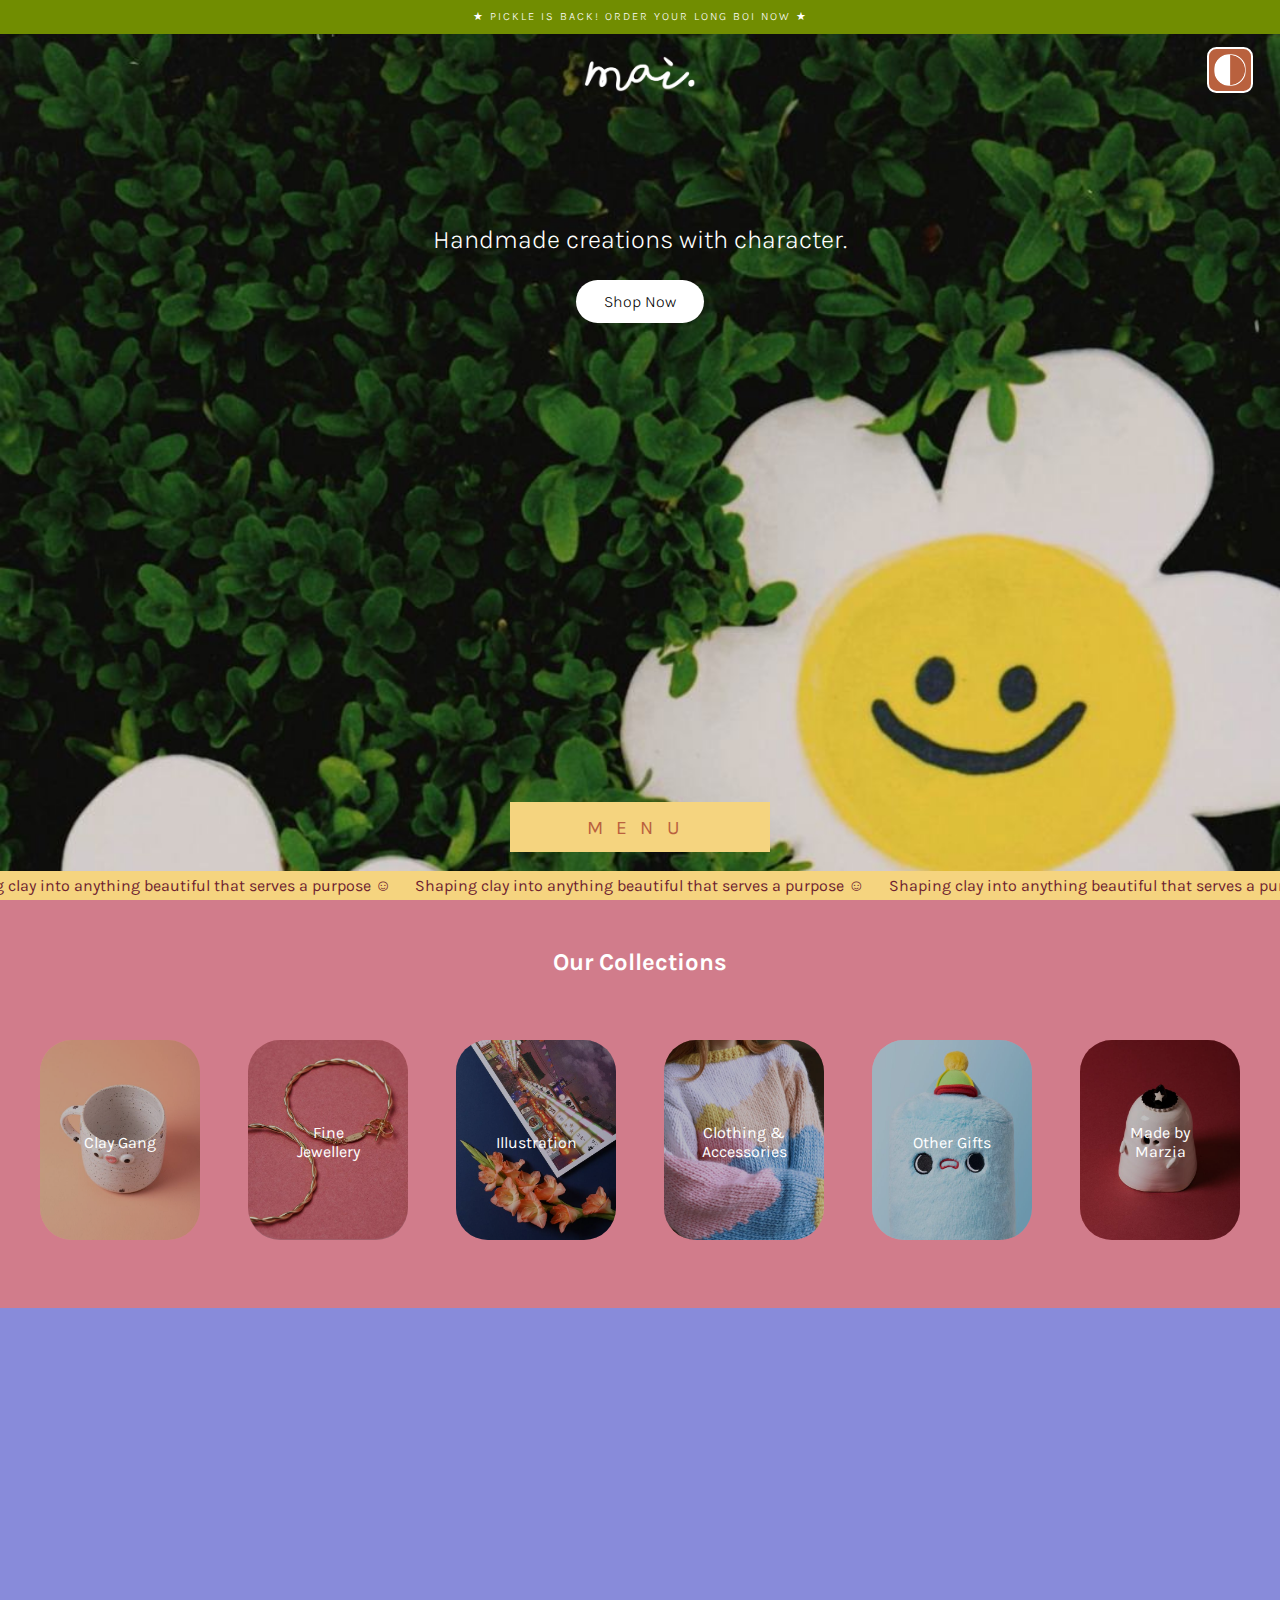
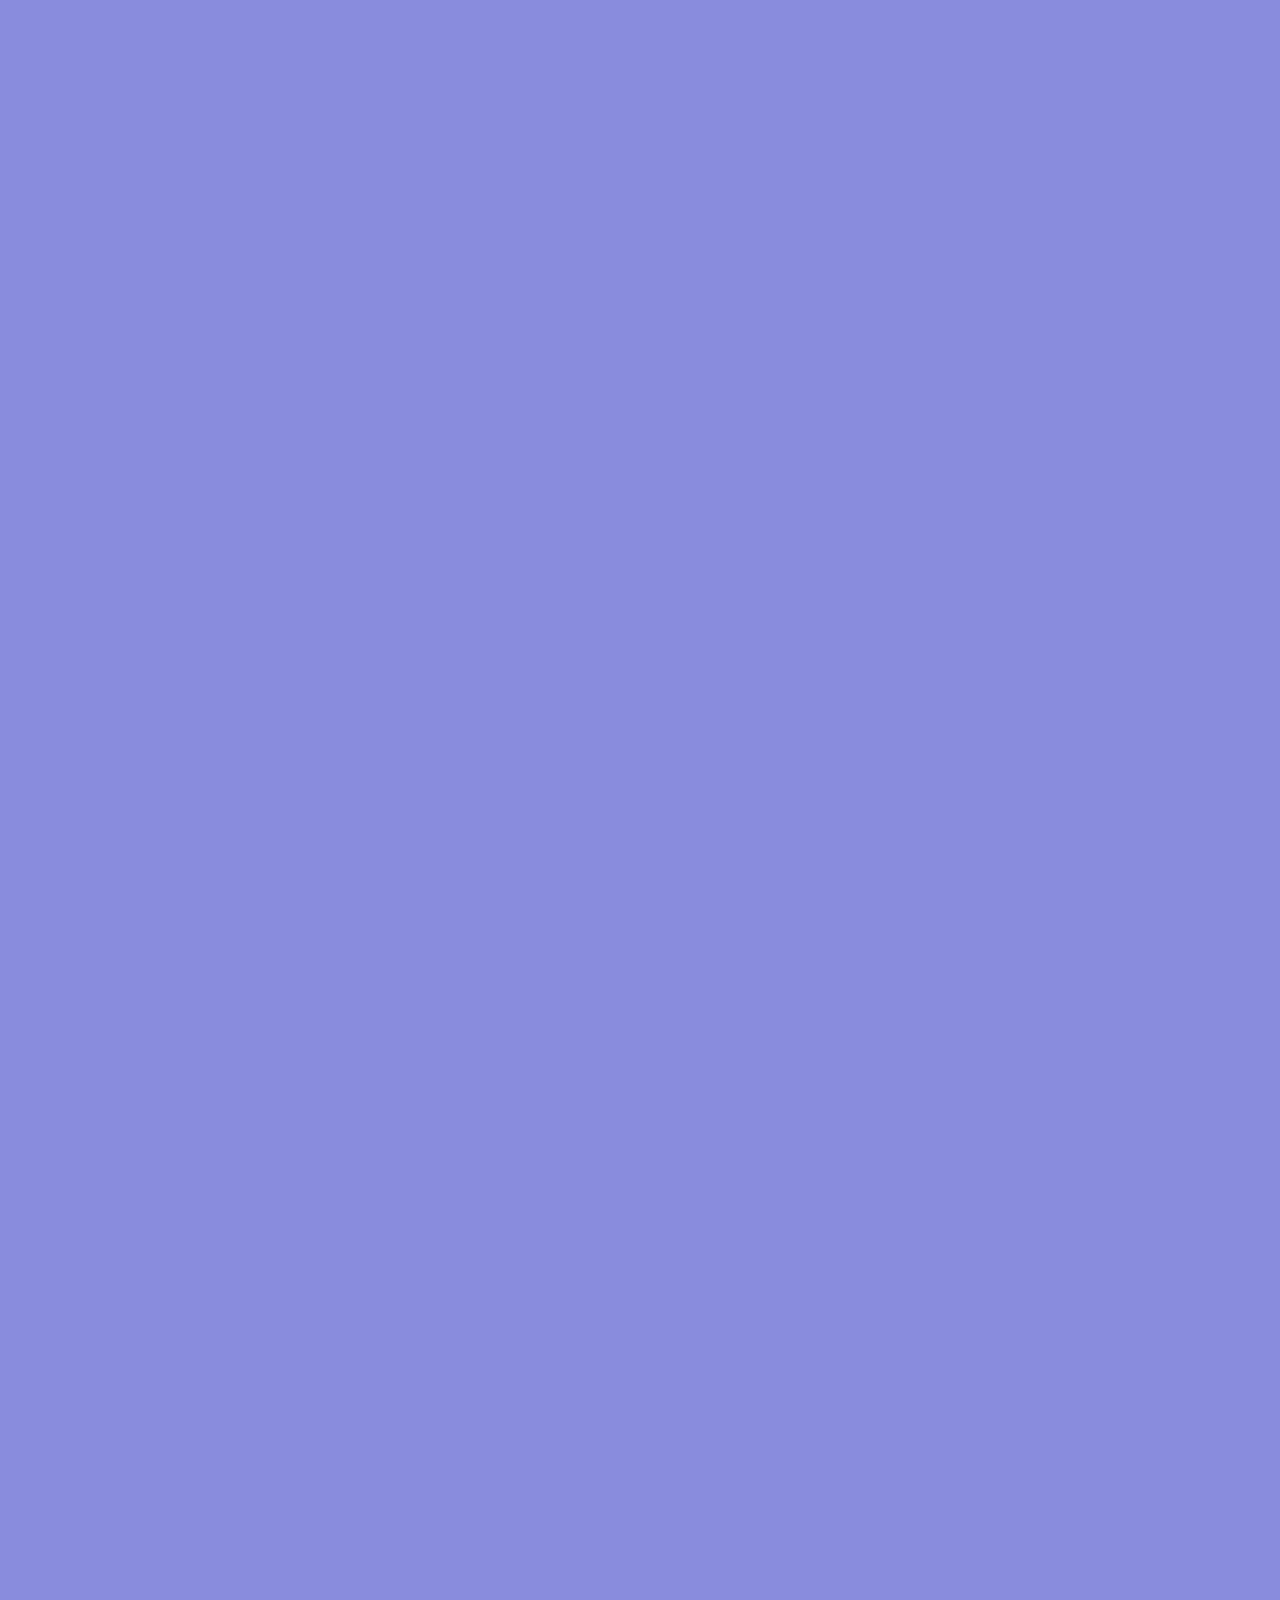
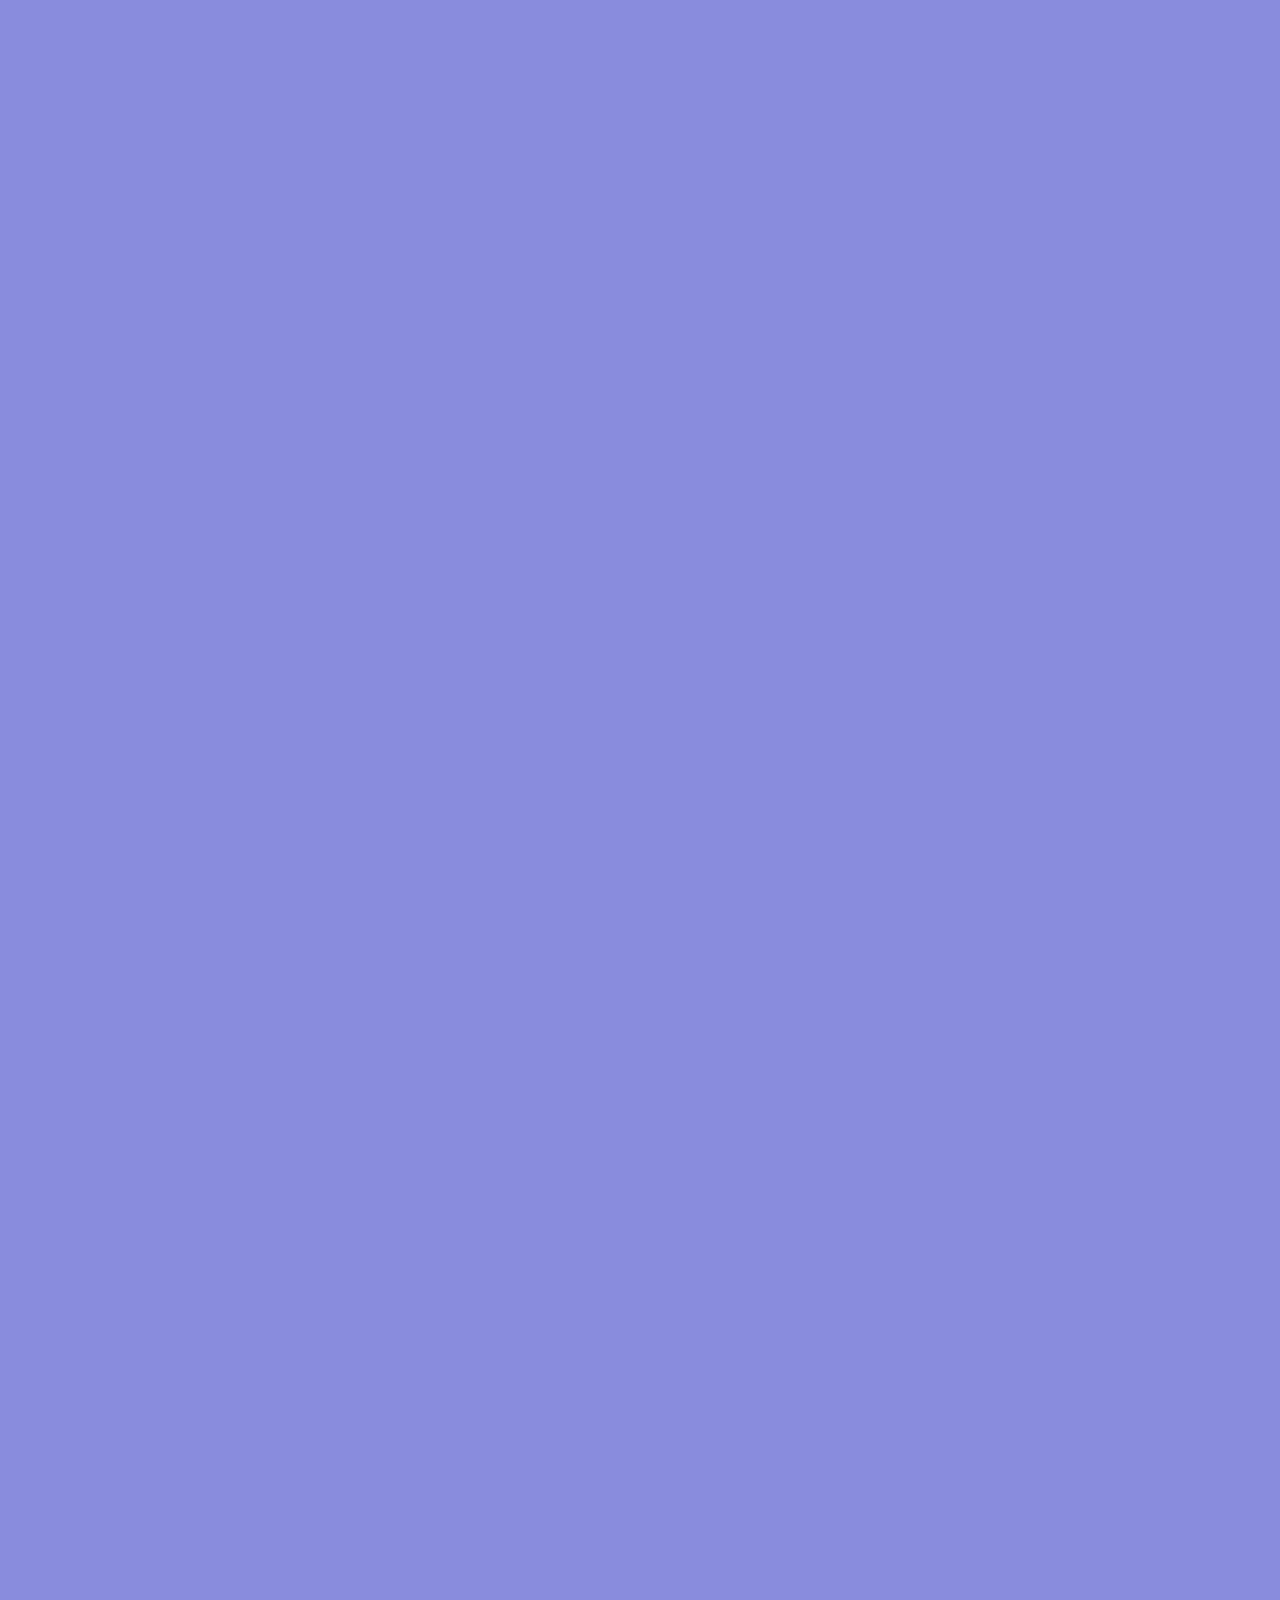
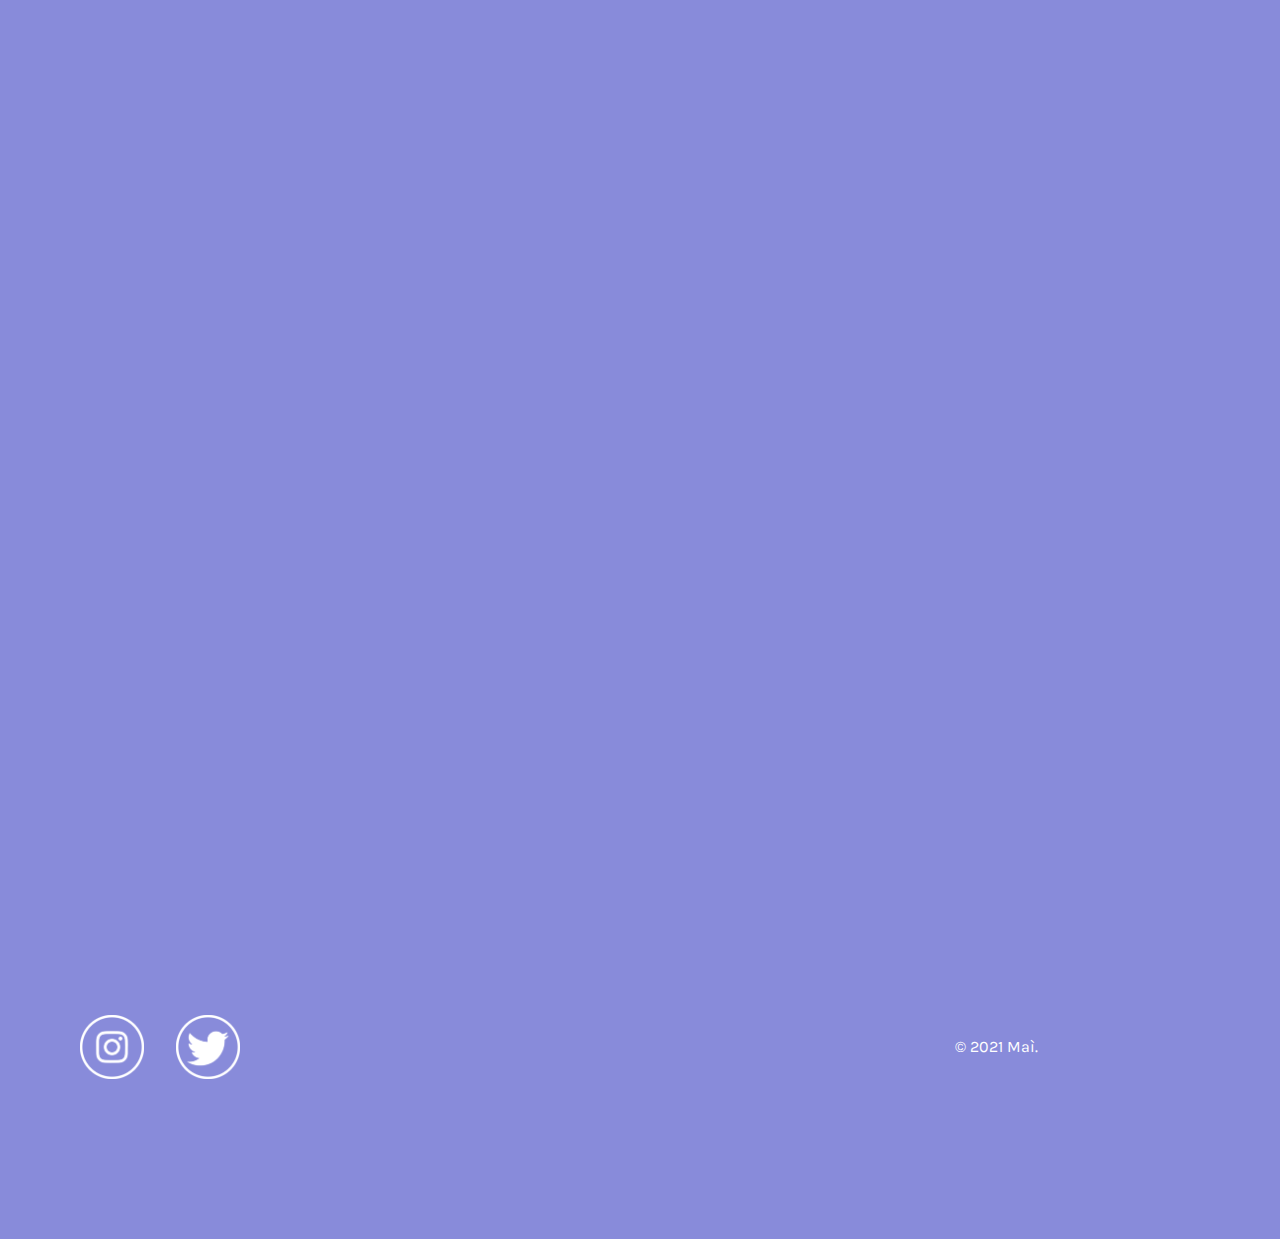
<file: index.html>
<!doctype html>
<html lang="en">
	
	<head>
		<meta charset="UTF-8">
		<meta name="author" content="Dilay Bayraktaroglu">
		<meta name="viewport" content="width=device-width, initial-scale=1">
	
		<title>maì</title>
	
		<link href="./styles/style.css" rel="stylesheet">
		<link rel="icon" type="image/svg+xml" href="/images/maifavicon.svg">
		<link rel="preconnect" href="https://fonts.googleapis.com">
		<link rel="preconnect" href="https://fonts.gstatic.com" crossorigin>
		<link href="https://fonts.googleapis.com/css2?family=Karla:wght@200;300;400;500;700;800&family=Sacramento&display=swap" rel="stylesheet">
	</head>


	<!-- ID toegevoegd aan body voor betere styling -->
	<body id="index">

		<!--Landing "section"-->
		<section class="landing">

			<header>
				<h1> ★ PICKLE IS BACK! ORDER YOUR LONG BOI NOW ★ </h1>
				<img src="./images/whitelogo.png" alt="logo maí">
			</header>

			<!--Dark/Light mode icon-->
			<button><img src="./images/lightdarkmode.png" alt="turn on dark or light mode"></button>

			<!--Intro article-->
			<article>
					
				<h2>
					Handmade creations 
					with character.
				</h2>

				<a href="./pages/shop.html">
					Shop Now
				</a>

			</article>


			<!--Navigation-->
			<nav>

				<!--Unordered list met list items voor verschillende links naar andere pagina's-->
				<ul>

					<li><a href="/index.html">Home</a></li>

					<li><a href="pages/shop.html">Shop</a></li>

					<li><a href="">Creations</a></li>

					<li><a href="">Contact</a></li>

					<li><a href="">Login</a></li>
		

				</ul>

				<button>Menu</button>

			</nav>


			<!--Little scroll thingy at the end of this section-->
			<aside>
				<p>Shaping clay into anything beautiful that serves a purpose ☺</p>
				<p>Shaping clay into anything beautiful that serves a purpose ☺</p>
				<p>Shaping clay into anything beautiful that serves a purpose ☺</p>
			</aside>

		</section>


		<!--Begin van main-->
		<main>

			<!--6 Collection links with images-->
			<section class="collection">
				<h2>
					Our Collections
				</h2>

				<ul>

					<li>
						<img src="images/orangycup.jpeg" alt="link to Clay Gang with picture of ceramic cup">
						<a href="">Clay Gang</a>
					</li>

					<li>
						<img src="images/jewellery.jpeg" alt="link to Fine Jewellery with picture of Jewellery">
						<a href="">Fine Jewellery</a>
					</li>

					<li>
						<img src="images/japanese.jpeg" alt="link to illustration with picture of flower and illustration">
						<a href="">Illustration</a>
					</li>

					<li>
						<img src="images/marziasweater.jpeg" alt="link to Clothing & Accessories with picture of sweater">
						<a href="">Clothing & Accessories</a>
					</li>

					<li>
						<img src="images/blueboi.jpeg" alt="link to Other Gifts with picture of a blue plushie">
						<a href="">Other Gifts</a>
					</li>

					<li>
						<img src="images/ceramicredboi.jpeg" alt="link to Made by Marzia with picture of ceramics">
						<a href="">Made by Marzia</a>
					</li>

				</ul>

			</section>



			<!--Newsletter form-->
			<section class="newsletter">
				<h2>
					Sign up to our new newsletters!
				</h2>

				<p>
					We'll keep you up to date with new and returning products
				</p>

				<form action="./pages/submitted.html">
					<input type="email" placeholder="Enter your email">
					<input type="image" src="images/whitemail.svg" alt="Submit" width="25">
				</form>
			</section>



			<!--Link to process of maí-->
			<section class="process">

				<img src="images/beeboi.png" alt="picture of a bee plushie">
				<img src="images/pinkcup.jpeg" alt="picture of a cup with a face">

				<h2>
					From the first idea to a small-batch
				</h2>
				
				<p>
					Our entire process of creation is soaked with the concept 
					of creating whimsical objects with thoughtful craft.
				</p>

				<a href="">
					Our process
				</a>
			</section>



			<!--Quote Marzia-->
			<section class="quote">

				<img src="images/marzia.png" alt="picture of the founder, Marzia">

				<blockquote>
					“I was never able to pick an individual path to focus on, 
					so I created Maì, a place where all my passions can meet.”
				</blockquote>

				<p>
					Founder - Marzia Kjellberg
				</p>

				<a href="">
					About The Brand
				</a>

			</section>



			<!--Random ceramic picture that fills the page-->
			<section class="greenboi">
				<img src="images/greenhero.jpeg" alt="picture with a ceramic cup and green background">
			</section>



			<!--Section with featured pics of customers-->
			<section class="featured">

				<!--section met cloud img en h2-->
				<section class="featuredheading">

					<!--cloud1-->
					<img src="./images/cloud.png" alt="cloud">

					<h2>
						Welcome Home
					</h2>

					<!--cloud2-->
					<img src="./images/cloud.png" alt="cloud">

				</section>
				
				<p>
					Our creations at home with you. 
					Don't forget to tag @mai_accents for the chance to be featured!
				</p>


				<!--polaroid pics-->
				<article>

					<figure>
					<img src="images/featured1.jpeg" alt="feautured image: pot that itsastrawberryblondie bought">
					<figcaption><span>katherine_62442:</span> My Tazza hiding in my jungle</figcaption>
					</figure>

					<figure>
					<img src="images/featured2.jpeg" alt="featured image of cat looking into a ceramic pot">
					<figcaption><span>bridgetdagenais_art:</span> Nacho is doing a good job measuring how much bigger my newest Maì addition for my desk is compared to the others (using his head as a size reference of course)! ✨🐈</figcaption>
					</figure>

					<figure>
					<img src="images/featured3.jpeg" alt="featured image of woman holding a ceramic pot with a small christmas tree in it">
					<figcaption><span>scotchinateacup:</span> ready for hygge season ☺️ • so happy to have found this perfect little lavender tree today to go with my newest ceramic masterpiece by @mai_accents</figcaption>
					</figure>

					<figure>
					<img src="images/featured4.jpeg" alt="featured image of dog with a pink plushie">
					<figcaption><span>daisythegoldiee:</span> Meet my floofy pink friend, Pickle! 💖</figcaption>
					</figure>

					<figure>
					<img src="images/featured5.jpeg" alt="featured image of cat with pink plushie">
					<figcaption><span>maltesetigress:</span> My boy meeting his new brother 🥰</figcaption>
					</figure>

				</article>

			</section>

		</main>



		<footer>

			<!--socials-->
			<img src="./images/instagrampng.png" alt="instagram logo">
			<img src="./images/twitterpng.png" alt="twitter logo">

			<!--other links-->
			<section>
				<a href="">Search</a>
				<a href="">Shipping & Returns</a>
				<a href="">Terms & Conditions</a>
				<a href="">Privacy Policy</a>
				<a href="">Stocklist</a>
			</section>

			<p>
				© 2021 Maì. 
			</p>

		</footer>

		<!--Javascript link-->
		<script src="./scripts/script.js"></script>

	</body>
	


</html>
</file>
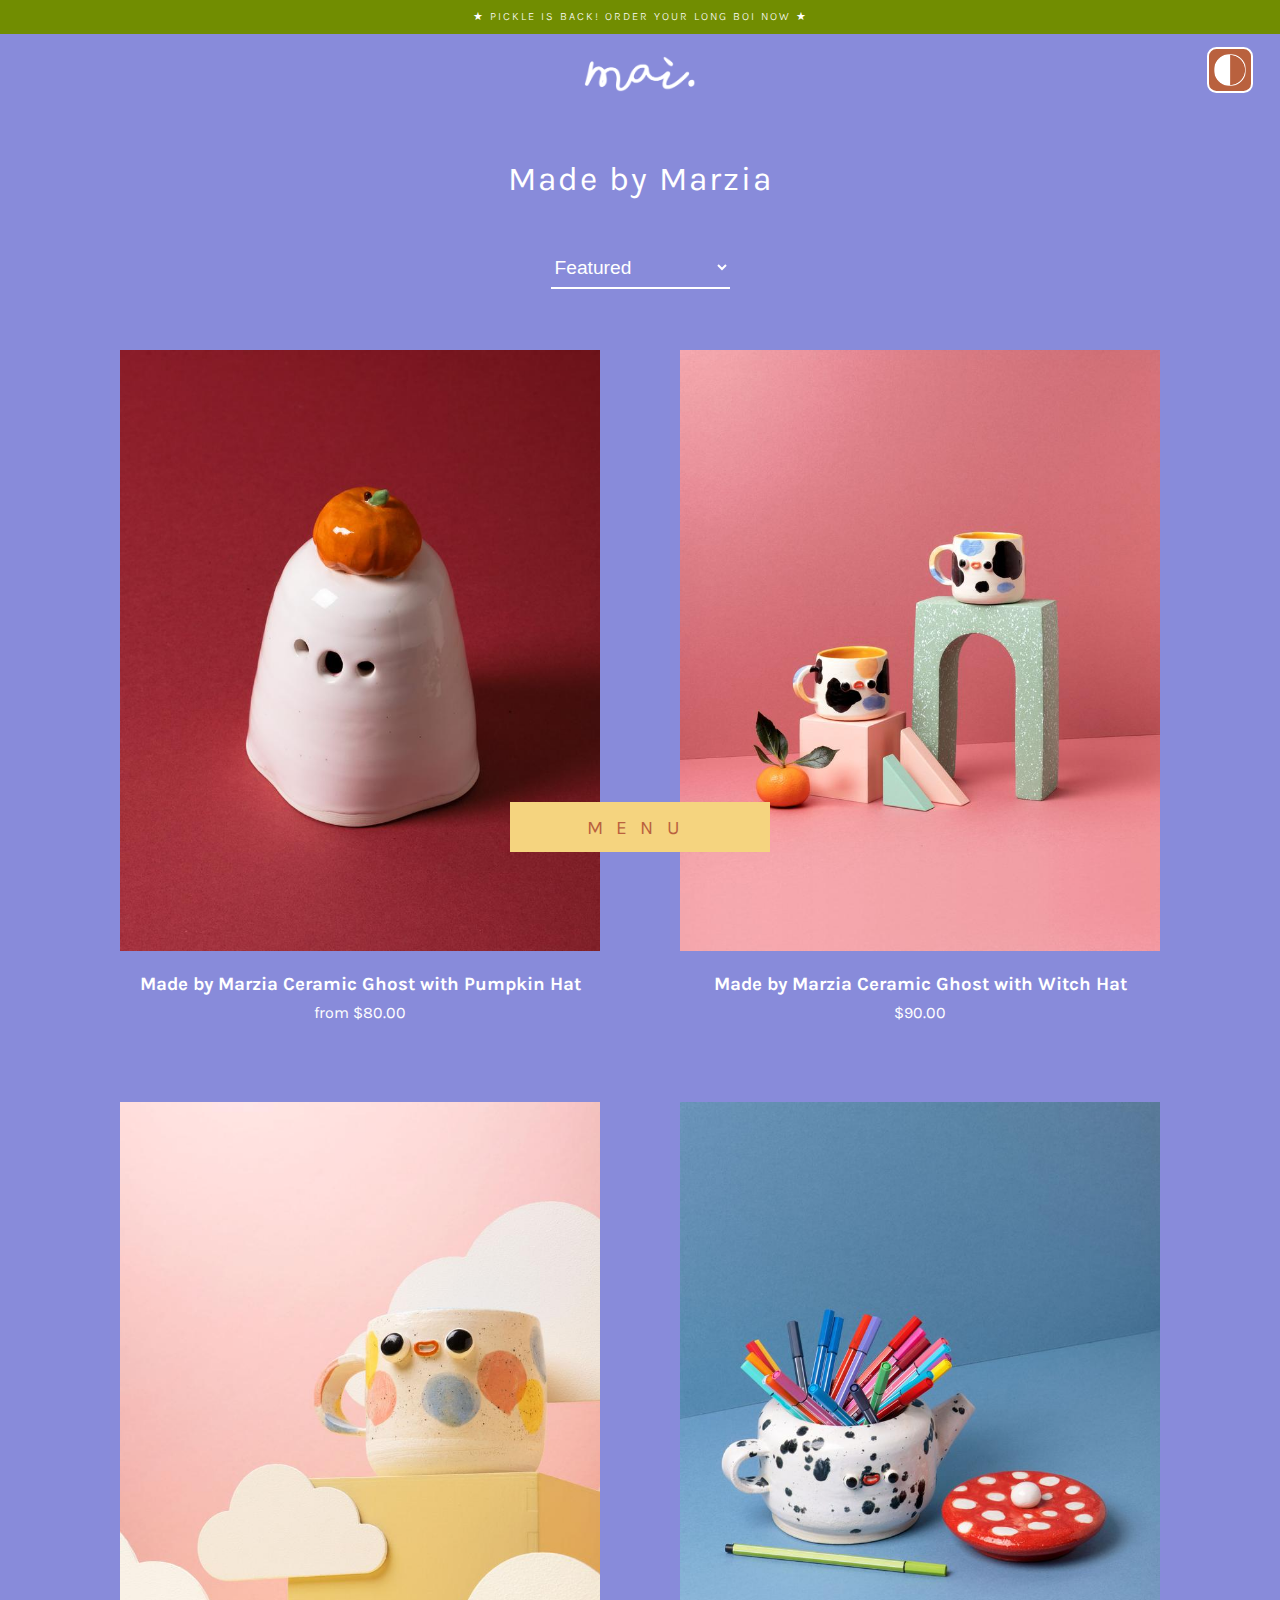
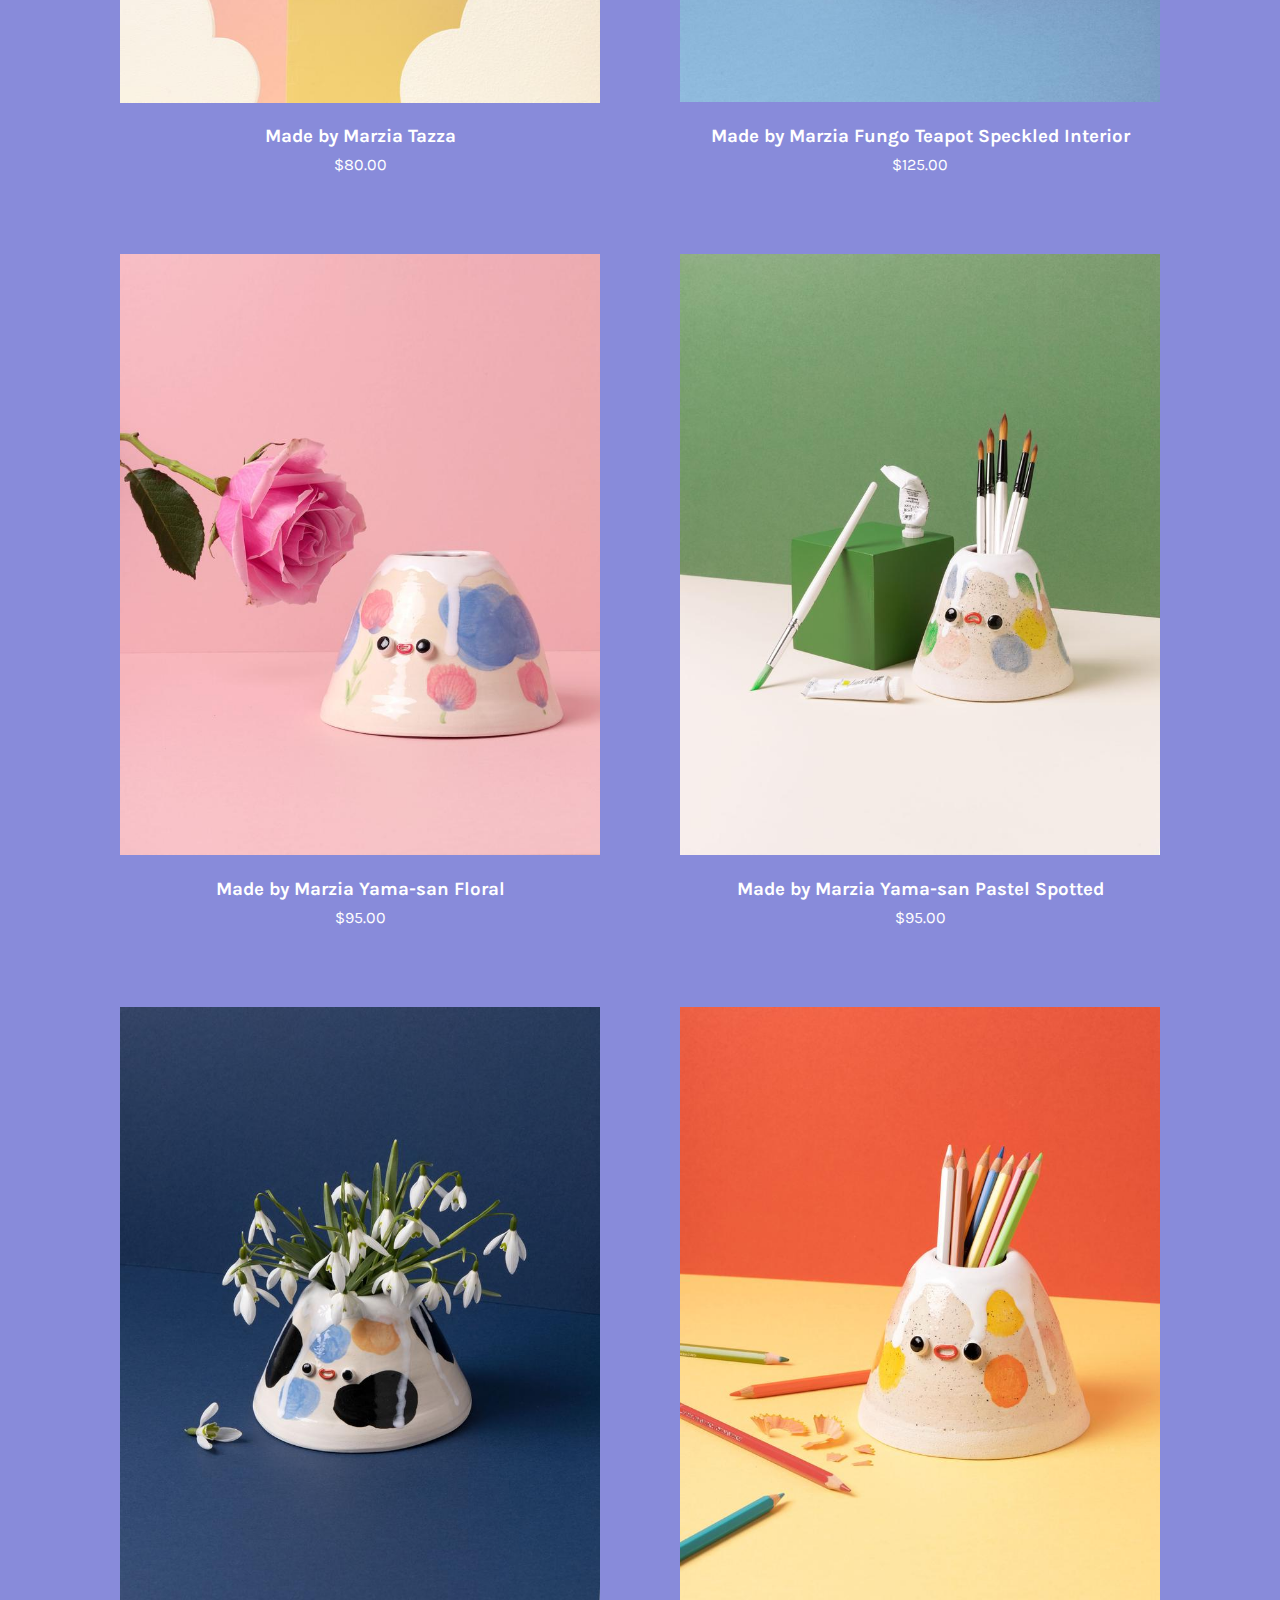
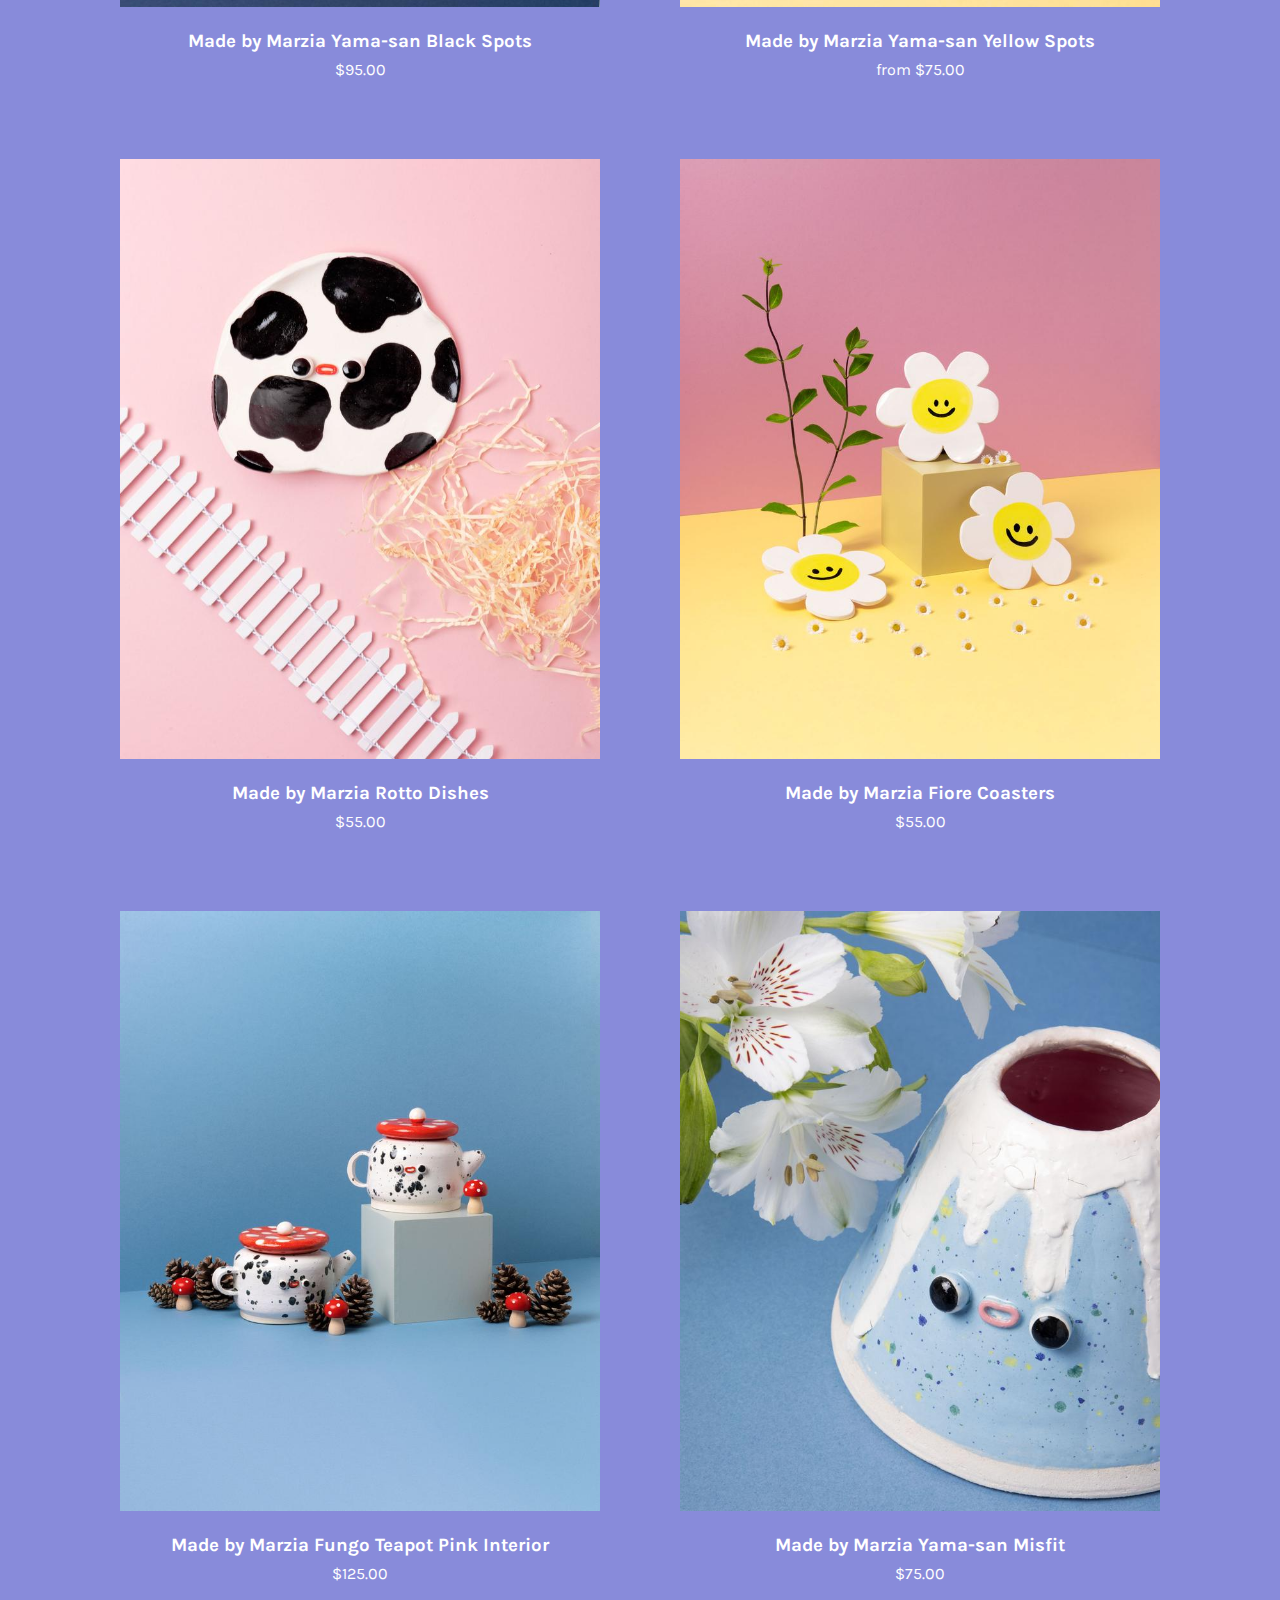
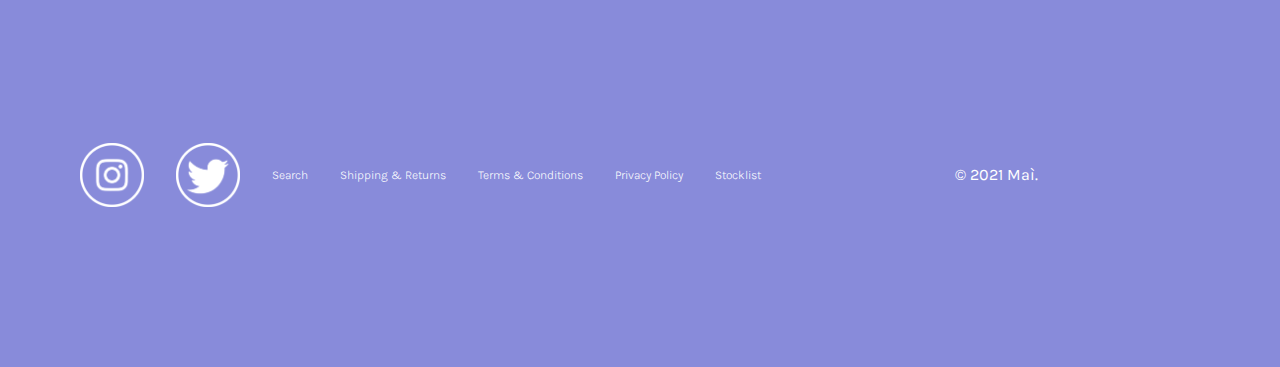
<file: pages/shop.html>
<!DOCTYPE html>
<html lang="en">
<head>
    <meta charset="UTF-8">
    <meta http-equiv="X-UA-Compatible" content="IE=edge">
    <meta name="author" content="Dilay Bayraktaroglu">
    <meta name="viewport" content="width=device-width, initial-scale=1.0">
    <title>maì shop</title>

    <link href="../styles/style.css" rel="stylesheet">
    <link rel="icon" type="image/svg+xml" href="/images/maifavicon.svg">
    <link rel="preconnect" href="https://fonts.googleapis.com">
    <link rel="preconnect" href="https://fonts.gstatic.com" crossorigin>
    <link href="https://fonts.googleapis.com/css2?family=Karla:wght@200;300;400;500;700;800&family=Sacramento&display=swap" rel="stylesheet">
</head>

<!-- ID toegevoegd aan body voor betere styling -->
<body id="shoppingpage">

    <!--Loading animation-->
    <section class="loader">
        <img src="../images/loadingface.png" >
    </section>

    <section class="landing">

        <!--Header met announcement, logo als img en h2-->
        <header>
            <h1> ★ PICKLE IS BACK! ORDER YOUR LONG BOI NOW ★ </h1>
            <a href="../index.html"><img src="../images/whitelogo.png" alt="logo maí"></a>
            <h2>Made by Marzia</h2>
        </header>

        <!--Dark/Light mode icon-->
			<button><img src="../images/lightdarkmode.png" alt="turn on dark or light mode"></button>

        <!--filter-->
        <form>
            <select name="sortBy" id="sortby">
                <option value="Featured">Featured</option>
                <option value="BestSelling">Best Selling</option>
                <option value="Alphabetically1">Alphabetically, A-Z</option>
                <option value="Alphabetically2">Alphabetically, Z-A</option>
                <option value="PriceLow">Price, low to high</option>
                <option value="PriceHigh">Price, high to low</option>
                <option value="DateOld">Date, old to new</option>
                <option value="DateNew">Date, new to old</option>
            </select>
        </form>

        <!--Menu-->
        <nav>

			<!--Unordered list met list items voor verschillende links naar andere pagina's-->
			<ul>

                <li><a href="../index.html">Home</a></li>

                <li><a href="/pages/shop.html">Shop</a></li>

                <li><a href="">Creations</a></li>

                <li><a href="">Contact</a></li>

                <li><a href="">Login</a></li>		
        
			</ul>

            <button>Menu</button>

		</nav>

    </section>


    <main>
    
        <!--Shop section met multiple articles en daarin img links met producten-->
        <section class="shop">
            
            <article>

                <a><img src="../images/shoppic1.jpeg" alt="Ceramic ghost with pumpkin hat picture"></a>
                <h3>Made by Marzia Ceramic Ghost with Pumpkin Hat</h3>
                <p>from $80.00</p>

            </article>


            <article>

                <a><img src="../images/shoppic2.jpeg" alt="Ceramic Ghost with Witch Hat"></a>
                <h3>Made by Marzia Ceramic Ghost with Witch Hat</h3>
                <p>$90.00</p>

            </article>


            <article>

                <a><img src="../images/shoppic3.jpeg" alt="Ceramic cup with colorful polkadots and a face"></a>
                <h3>Made by Marzia Tazza</h3>
                <p>$80.00</p>
            </article>


            <article>

                <a><img src="../images/shoppic5.jpeg" alt="White teapot with black speckles and a red mushroom lid"></a>
                <h3>Made by Marzia Fungo Teapot Speckled Interior</h3>
                <p>$125.00</p>

            </article>


            <article>

                <a><img src="../images/shoppic6.jpeg" alt="Triangular shaped creamy colored vase with pink flowers and blue clouds and a face"></a>
                <h3>Made by Marzia Yama-san Floral</h3>
                <p>$95.00</p>
            </article>


            <article>

                <a><img src="../images/shoppic7.jpeg" alt="Triangular shaped creamy colored vase with colored polka dots and a face"></a>
                <h3>Made by Marzia Yama-san Pastel Spotted</h3>
                <p>$95.00</p>

            </article>


            <article>

                <a><img src="../images/shoppic8.jpeg" alt="Triangular shaped creamy colored vase with black, orange, blue dots and a face"></a>
                <h3>Made by Marzia Yama-san Black Spots</h3>
                <p>$95.00</p>

            </article>


            <article>

                <a><img src="../images/shoppic9.jpeg" alt="Triangular shaped creamy colored vase with yellow and orange dots and a face"></a>
                <h3>Made by Marzia Yama-san Yellow Spots</h3>
                <p>from $75.00</p>

            </article>
            

            <article>

                <a><img src="../images/shoppic91.jpeg" alt="Plate with face and cow print"></a>
                <h3>Made by Marzia Rotto Dishes</h3>
                <p>$55.00</p>

            </article>


            <article>

                <a><img src="../images/shoppic92.jpeg" alt="Coasters in the shape of daisies with a smiley face"></a>
                <h3>Made by Marzia Fiore Coasters</h3>
                <p>$55.00</p>

            </article>


            <article>

                <a><img src="../images/shoppic93.jpeg" alt="White teapots with black speckles and a red mushroom lid"></a>
                <h3>Made by Marzia Fungo Teapot Pink Interior</h3>
                <p>$125.00</p>

            </article>


            <article>

                <a><img src="../images/shoppic94.jpeg" alt="Triangular blue vase with a face and colored speckles"></a>
                <h3>Made by Marzia Yama-san Misfit</h3>
                <p>$75.00</p>

            </article>

        </section>


    </main>

    <footer>

        <img src="../images/instagrampng.png" alt="instagram logo">
        <img src="../images/twitterpng.png" alt="twitter logo">

        <a href="">Search</a>
        <a href="">Shipping & Returns</a>
        <a href="">Terms & Conditions</a>
        <a href="">Privacy Policy</a>
        <a href="">Stocklist</a>

        <p>
            © 2021 Maì. 
        </p>

    </footer>

    <!--Javascript Link-->
    <script src="../scripts/script.js"></script>
    
</body>
</html>
</file>
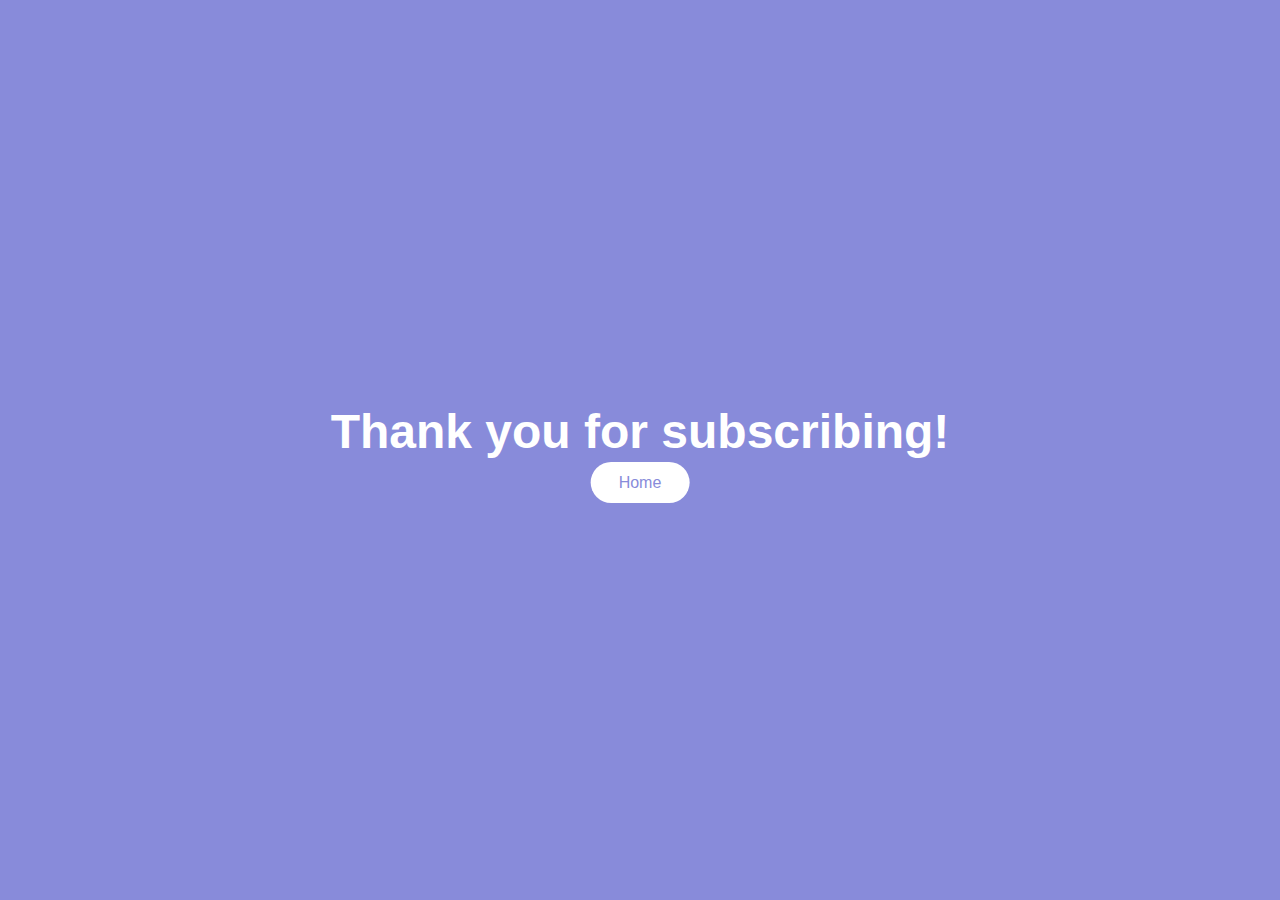
<file: pages/submitted.html>
<!DOCTYPE html>
<html lang="en">
<head>
    <meta charset="UTF-8">
    <meta http-equiv="X-UA-Compatible" content="IE=edge">
    <meta name="viewport" content="width=device-width, initial-scale=1.0">
    <title>Submitted</title>
    <link href="../styles/style.css" rel="stylesheet">
</head>
<body class="submitted">

    <h2>Thank you for subscribing!</h2>
    <a href="../index.html">Home</a>
    
</body>
</html>
</file>
<file: styles/style.css>
/* CSS Document */
*, *::after, *::before {
  box-sizing: border-box;
  padding: 0;
  margin:0;
  outline: 0;
  border: 0;
}

/*Document staat op volgorde van html*/

:root {
  --background-color: #888bda;
  --secondary-bg-color: rgb(209, 124, 139);
  --tertiary-bg-color: #F5D47F;
  --quarternary-bg-color: rgb(185, 97, 62);
  --announcement-color: #718d01;
  --menu-color: rgb(221, 147, 49);
  --main-color: white;
  --active-color: rgb(112, 6, 55);
  --text-color2: #6d222f;

  --main-font: Karla;
  --font-fallback: Helvetica;
  --font-fallback2: Arial;
  --font-fallback3: sans-serif;
  --font-weight: 300;
}

.darkmode {
  --background-color: #48445e;
  --secondary-bg-color: rgb(80, 26, 26);
  --tertiary-bg-color: #293238;
  --quarternary-bg-color: rgb(134, 60, 60);
  --announcement-color: #425009;
  --menu-color: rgb(177, 122, 51);
  --main-color: #d8d8d8;
  --active-color: #a0385c; 
  --text-color2: #e6b892;
  }


/*GENERAL STYLES*/

body {
  background-color: var(--background-color);
  text-align: center;
  font-family: var(--main-font), var(--font-fallback), var(--font-fallback2), var(--font-fallback3);
  color: var(--main-color);
}

img {
  width: 100%;
}

h1 {
  font-weight: var(--font-weight);
  font-size: 2em;
}

p {
  margin: auto;
}

a {
  text-decoration: none;
  cursor: pointer;

  /*animatie*/
  transition: all 0.5s ease-in-out;
}

/*States of links*/
a:focus {
  border: 0.2em solid olive;
  background-color: rgb(70, 5, 8);
  color: var(--main-color);
}

a:hover {
  background-color: rgb(70, 5, 8);
  color: var(--main-color);
}

/* Wat er in de header staat is voor die gehele header, h1 & img zijn specifiek omdat die styling daarin moet passen */
/* Header with announcement & logo */
header {
  font-weight: 300;
  font-size: 0.35em;
  letter-spacing: 2px;
  line-height: 4em;

}

/*announcement*/
header h1 {
  background-color: var(--announcement-color);

  position: absolute;
  top: 0;
  left: 0;
  right: 0;
  margin: 0;
  padding: 0.5em;

}

/*mai logo pic*/
header img {
  width: 20em;
  position: absolute;
  top: 10em;
  left: calc(50% - 10em);
}

/*H2: Handmade creations with character*/
article h2 {
  font-weight: var(--font-weight);
  font-size: 1.6em;
  margin-bottom: 1em;
}

/* Button 'Shop now' */
article a {
  text-decoration: none;
  font-weight: var(--font-weight);

  background-color: var(--main-color);
  color: black;

  padding: 0.75em;
  padding-left: 1.75em;
  padding-right: 1.75em;
  border-radius: 2em;
}

/*article links state*/
article > a:active {
  background-color: var(--active-color);
  color: var(--main-color);
}


/*NAVIGATION*/

nav {
  position: fixed;
  bottom: 3em;
  z-index: 90;
  display: flex;
  align-items: center;
  flex-direction: column;
  background-color: var(--menu-color); 
  overflow: hidden; /*voor ronde border wanneer open*/
}

/*button voor navigatie*/
nav button {
  font-size: 1.2em;
  text-transform: uppercase;
  letter-spacing: 0.7em;
  font-family: var(--main-font), var(--font-fallback) var(--font-fallback2), var(--font-fallback3);
  padding: 0.7em;
  padding-left: 4em;
  padding-right: 4em;
  color: #B9613E;
  background-color: var(--tertiary-bg-color);
  cursor: pointer;
}

/*links in nav*/
nav ul {
  overflow: hidden;
  height: 0;
}

/*voor js*/
ul.isopen {
  height: auto;
}

/*list styling*/
li {
  list-style-type: none;
  margin: 1em;
}

li > a {
  color: var(--main-color);
}

/*States Buttons*/
button:hover {
  background-color: var(--menu-color);
  color: var(--main-color);
  transition: 0.5s ease-in-out;
}

button:focus {
  background-color: var(--menu-color);
  color: var(--main-color);
}


/*fade in animations (voor js)*/
section {
  opacity: 0;
  transition: opacity 500ms ease-in;
}

section.appear {
  opacity: 1;
}


/* Aside voor scroll ding */
aside {
  overflow: hidden;
  display: flex;
  justify-content: center;
  gap: 1.5em;
  position: absolute;
  bottom: 0;
  right: 0;
  left: 0;
  padding: 0.3em;
  background-color: var(--tertiary-bg-color);
  color: var(--text-color2);
}

aside p {
  white-space: nowrap; /*blijft naast elkaar in een lijn*/
  animation-name: slider;
  animation-duration: 10s;
  animation-timing-function: linear;
  animation-iteration-count: infinite;
}

/*keyframes for scroll slider*/
@keyframes slider {
  0% {
    transform: translateX(100%);
  }
  100% {
    transform: translateX(-100%);
  }
}


/* FOOTER */

footer {
  color: var(--main-color);

  display: flex;
  justify-content: center;
  align-items: center;
  flex-flow: row wrap;
  gap: 2em;
  margin: 10em 5em 10em 5em;
}

footer img {
  width: 4em;
}

footer section {
  display: flex;
  gap: 2em;
  flex-flow: row-wrap;
}

footer a {
  text-decoration: none;
  font-weight: var(--font-weight);
  font-size: 0.75em;
  color: var(--main-color);
  background-color: transparent;
}

footer a:hover {
  color: var(--text-color2);
  background: transparent;
  border-bottom: .1em solid var(--text-color2);
}



/*CLASSES*/

/*Section voor background, waarin header, article, nav & aside in staat*/

#index .landing {
  background-image: url("../images/flowers.jpg");
  background-repeat: no-repeat;
  background-size: cover;
  height: 100vh; 

  display: flex;
  align-items: center;
  justify-content: center;
  flex-wrap: wrap;
}

.landing {
  position: relative;
  display: flex;
  align-items: center;
  justify-content: center;
  flex-wrap: wrap;
}

/*DARK MODE BUTTON*/

.landing button > img {
  width: 3.5em;
  position: fixed;
  top: 3.5em;
  right: 2em;
  z-index: 99;
  background-color: var(--quarternary-bg-color);
  padding: 0.4em;
  border-radius: 20%;
  border: 0.2em solid var(--main-color);
  cursor: pointer;
}

/* 'Handmade creations with character' with a link on index.html */
.landing article {
  display: flex;
  flex-direction: column;
  align-items: center;
  height: 50%;
}

/*css shoppagina: header h2 'Made by Marzia'*/
.landing header h2 {
  font-size: 6em;
  font-family: var(--main-font), var(--font-fallback), var(--font-fallback2), var(--font-fallback3);
  font-weight: var(--font-weight);

  margin-top: -7em;
}



/*COLLECTION*/

/*Section waar verschillende links naar andere pagina's staan*/
.collection {
  background-color: var(--secondary-bg-color);
  padding-bottom: 3em;
}

/*titel: collection*/
.collection > h2 {
  padding: 2em;
}

/*links met afbeeldingen*/
.collection ul {
  display: flex;
  justify-content: center;
  align-content: center;
  flex-wrap: wrap;
  gap: 1em;
}

/*zorgt ervoor dat de tekst in het midden van de afbeeldingen blijft*/
.collection ul li {
  position: relative;
}

/*for animations in collection*/
.collection ul li::after {
  content: '';
  position: absolute;
  width: 100%;
  height: 98%;
  top: 0;
  left: 0;
  border-radius: 2em;
  background: rgba(0, 0, 0, 0.6);
  opacity: 0.4; /*zodat de overlay er al een beetje is*/
  transition: all 1s;
}

.collection ul li:hover::after {
  opacity: 1;
}

.collection img {
  position: relative;
  width: 10em;
  border-radius: 2em;
}

.collection a {
  color: var(--main-color);
  position: absolute; /*zorgt voor 'grid-view' van de collectie*/
  left: 50%;
  top: 50%;
  transform: translate(-50%,-50%);
  z-index: 10;
}

/*hover animation*/
.collection a:hover {
  background-color: transparent; /*to not get the purple hover styling*/
  font-size: 1.2em;
  border: none;
  border-bottom: 0.2em solid var(--main-color);
}

.collection a:focus {
  border: none;
  font-size: 1.2em;
  background: transparent ;
  border-bottom: 0.2em solid var(--main-color);
}




/*NEWSLETTER*/

/*section*/
.newsletter {
  background-color: var(--quarternary-bg-color);
  padding: 2em;
}

/*Sign up!*/
.newsletter h2 {
  padding: 2em 2em 0.5em 2em;
}

/*We'll keep you up to date*/
.newsletter p {
  margin-bottom: 1em;
}

/*form*/
input[type=email] {
  background: transparent;
  border: none;
  border-bottom: 1px solid var(--main-color);
  margin-bottom: 3em;
  caret-color: var(--main-color); /*voor typing indicator*/
}

/*form state*/
input:focus {
  opacity: 50%;
}

/*selecteren placeholder text om kleur te geven*/
::placeholder {
  color: var(--main-color);
}


/*SUBMITTED.HTML*/

/*section*/
.submitted {
  font-family: var(--main-font), var(--font-fallback), var(--font-fallback2);
  font-size: 2em;
  position: absolute;
  top: 50%;
  left: 50%;
  transform: translate(-50%, -50%);
}

/*home button link*/
.submitted a {
  text-decoration: none;
  font-weight: var(--font-weight);
  font-size: .5em;

  background-color: var(--main-color); /*same as the bgcolor*/
  color: var(--background-color);

  padding: 0.75em;
  padding-left: 1.75em;
  padding-right: 1.75em;
  border-radius: 2em;
  margin-top: 2em;

  transition: .5s ease-in-out;
}

/*states*/
.submitted a:hover {
  background-color: rgb(70, 5, 8);
}


/*PROCESS SECTION*/

/*section*/
.process {
  color: var(--main-color);
  margin: 4em;

  position: relative;
}

/*position images over each other*/
.process img:first-of-type {
  position: absolute;
  width: 60%;
  top: 3em;
  left: 0;
}

.process img:nth-of-type(2) {
  margin-left: 7em;
  margin-bottom: 3em;
  width: 60%;
}

/*From the first idea to a small-batch*/
.process h2 {
  margin-top: 0.5em;
  margin-bottom: 0.5em;
}

/*Our entire process...thoughtful craft.*/
.process p {
  margin-bottom: 2em;
}

/*link to 'Our Process' page*/
.process a {
  text-decoration: none;
  font-weight: var(--font-weight);

  background-color: var(--main-color); /*same as the bgcolor*/
  color: var(--background-color);

  padding: 0.75em;
  padding-left: 1.75em;
  padding-right: 1.75em;
  border-radius: 2em;
  margin-top: 20em;

}

/*states a*/
.process a:focus {
  border: 0.2em solid olive;
  background-color: rgb(70, 5, 8);
  color: var(--main-color);
}

.process a:hover {
  background-color: rgb(70, 5, 8);
  color: var(--main-color);
}



/*QUOTE MARZIA*/

/*section*/
.quote {
  background-color: var(--secondary-bg-color);
  
  padding-top: 3em;
  padding-bottom: 3em;
}

/*image of Marzia*/
.quote img {
  width: 70%;
}

/*Marzia's quote*/
.quote blockquote {
  font-size: 2em;
  font-weight: var(--font-weight);

  margin-bottom: 0.5em;
  margin-left: 2em;
  margin-right: 2em;
}

/* 'Founder - Marzia Kjellberg' */
.quote p {
  margin-bottom: 2em;
}

/*Link to 'About the Brand'*/
.quote a {
  text-decoration: none;
  background-color: var(--main-color);
  color:var(--secondary-bg-color);

  padding: 0.75em;
  padding-left: 1.75em;
  padding-right: 1.75em;
  border-radius: 2em;
  margin-top: 20em;
}

.quote a:focus {
  border: 0.2em solid olive;
  background-color: rgb(70, 5, 8);
  color: var(--main-color);
}

.quote a:hover {
  background-color: var(--quarternary-bg-color);
  color: var(--main-color);
}


/*RANDOM GREEN BOI PIC*/

.greenboi {
  margin: 0;
}

.greenboi img {
  width: 100%;
}



/*FEATURED IMG OF PEOPLE REVIEWING*/

/*section met article: waar alle figures in staan*/
.featured article {
  display: flex;
  justify-content: flex-start;
  align-items: flex-start;
  flex-wrap: nowrap;
  overflow: scroll;
  overflow-y: hidden;
  margin: 2em;

  gap: 2em;
}

/*Welcome home + p*/
.featuredheading {
  display: flex;
  justify-content: center;
  gap: 1em;
  margin-top: 5em;
  margin-bottom: 1em;
}

/*cloud images*/
.featuredheading img {
  width: 2em;
}

/*figures voor elke foto met polaroid pictures*/
figure {
  width: 20em;
  border: 1px solid var(--main-color);
  padding: 0.1em 0.1em 2em 0.1em;
  margin: 1em;
  background-color:var(--main-color);
}

/*images*/
figure img {
  width: 18em;
}

/*captions*/
figcaption {
  text-align: left;
  color: black;
}

/*first word styling*/
span {
  font-weight: bold;
}



/*SHOPPING PAGE - MADE BY MARZIA*/

/*Section met header, form & nav*/
#shoppingpage .landing {
  margin-bottom: 10em;
}

/*'Made by Marzia'*/
.landing header > h2 {
  margin-top: 5em;
  font-weight: 400;
}

/* filter for shopping page */
#shoppingpage form {
  position: absolute;
  top: 16em;
  border-bottom: .15em solid var(--main-color);
  padding-bottom: .5em;
}

/* filter */
#sortby {
  font-size: 1.2em;
  background-color: transparent;
  color: var(--main-color);
  cursor: pointer;
}

/*color of text for options*/
#sortby option {
  color: black;
}

/*section in main with articles*/
.shop {
  display: flex;
  justify-content: center;
  flex-wrap: wrap;
  gap: 5em;
  
}

/*products*/
.shop article {
  max-width: 30em;
}

/*links to products*/
.shop article a {
  background: none;
  transition: none;
  border: none;
  border-radius: none;
  padding: 0;
}

.shop article a > img {
  transition: 0.5s ease-in-out;
}

.shop article a > img:hover {
  border: 0.5em solid white;
}

/*Titles of products*/
.shop h3 {
  margin-top: 1em;
}

/*Price*/
.shop p {
  margin-top: .5em;
}



/*LOADER*/

.loader {
  display: flex;
  justify-content: center;
  align-items: center;
  position: fixed; /*on top of everything else and always in the middle*/
  z-index: 98;
  top: 0;
  left: 0;
  width: 100%;
  height: 100%;
  background: var(--background-color);

  animation: fadeOut 5s linear;
  pointer-events: none; /*makes it clickable*/
}

.loader.hidden {
  animation: fadeOut 5s;
}

@keyframes fadeOut {
  100% {
    opacity: 0;
    visibility: hidden;
  }
}

.loader img {
  width: 20em;
}


/*SCROLLBAR*/

::-webkit-scrollbar {
  width: 0.5em;
  height: 0.5em;
}

::-webkit-scrollbar-track {
  background-color: rgb(216, 182, 193);
  border-collapse: separate;
  overflow: hidden;
}

::-webkit-scrollbar-thumb {
  background-color: rgb(70, 5, 8);

}
</file>
